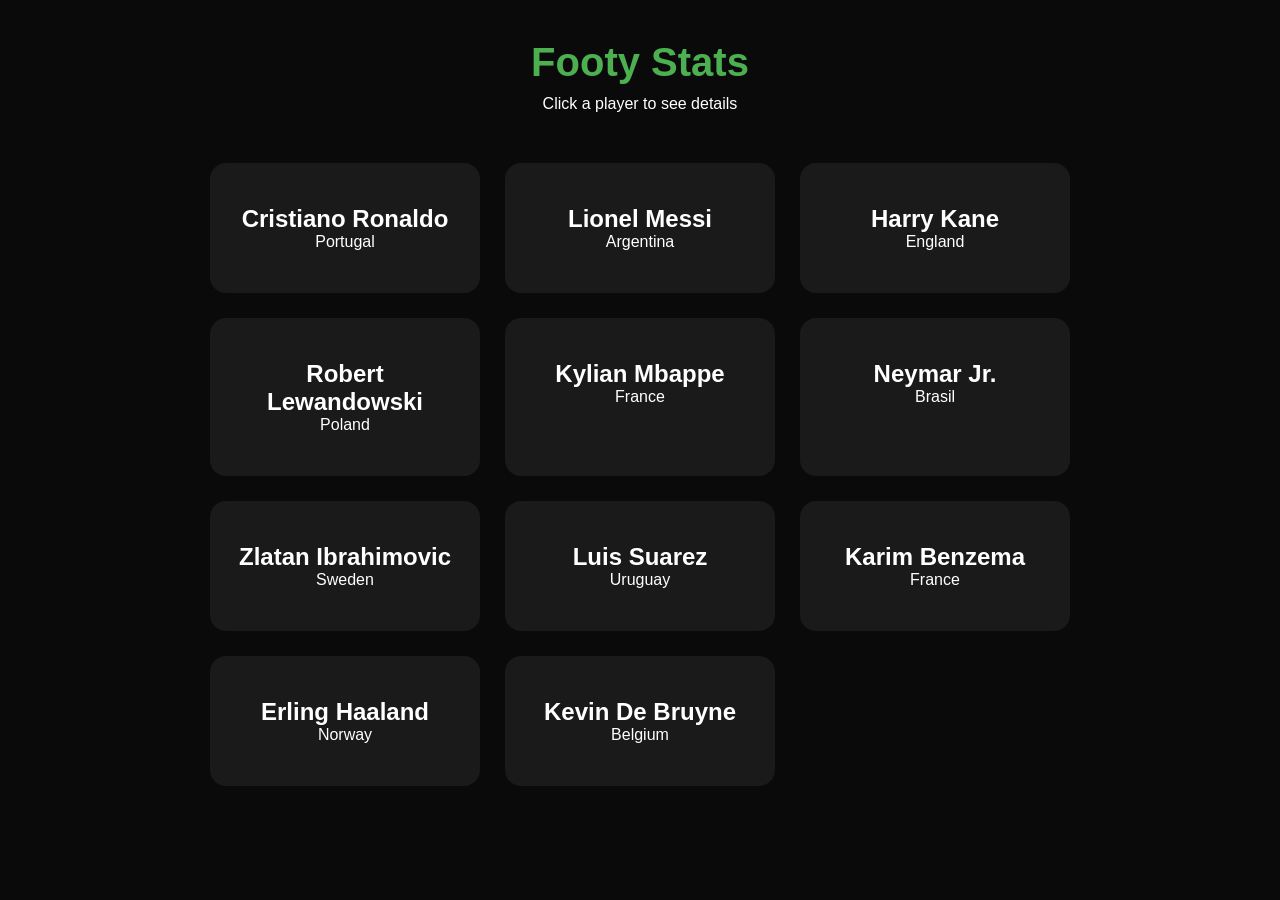
<file: index.html>
<!DOCTYPE html>
<html lang="en">
    <head>
        <title>Footy Stats</title>
        <link rel="stylesheet" href="style.css">
        <meta name="viewport" content="width=device-width, initial-scale=1.0">
        <meta charset="UTF-8">
    </head>
    <body>
        <div class="container">
            <h1>Footy Stats</h1>
            <p>Click a player to see details</p>
            <div class="card-grid">
                <a href="player/ronaldo.html" class="card">
                    <h2>Cristiano Ronaldo</h2>
                    <p>Portugal</p>
                </a>
                <a href="player/messi.html" class="card">
                    <h2>Lionel Messi</h2>
                    <p>Argentina</p>
                </a>
                <a href="player/kane.html" class="card">
                    <h2>Harry Kane</h2>
                    <p>England</p>
                </a>
                <a href="player/lewandowski.html" class="card">
                    <h2>Robert Lewandowski</h2>
                    <p>Poland</p>
                </a>
                <a href="player/mbappe.html" class="card">
                    <h2>Kylian Mbappe</h2>
                    <p>France</p>
                </a>
                <a href="player/neymar.html" class="card">
                    <h2>Neymar Jr.</h2>
                    <p>Brasil</p>
                </a>
                <a href="player/zlatan.html" class="card">
                    <h2>Zlatan Ibrahimovic</h2>
                    <p>Sweden</p>
                </a>
                <a href="player/suarez.html" class="card">
                    <h2>Luis Suarez</h2>
                    <p>Uruguay</p>
                </a>
                <a href="player/benzema.html" class="card">
                    <h2>Karim Benzema</h2>
                    <p>France</p>
                </a>
                <a href="player/haaland.html" class="card">
                    <h2>Erling Haaland</h2>
                    <p>Norway</p>
                </a>
                <a href="player/kevin.html" class="card">
                    <h2>Kevin De Bruyne</h2>
                    <p>Belgium</p>
                </a>

            </div>
        </div>
    </body>
</html>
</file>
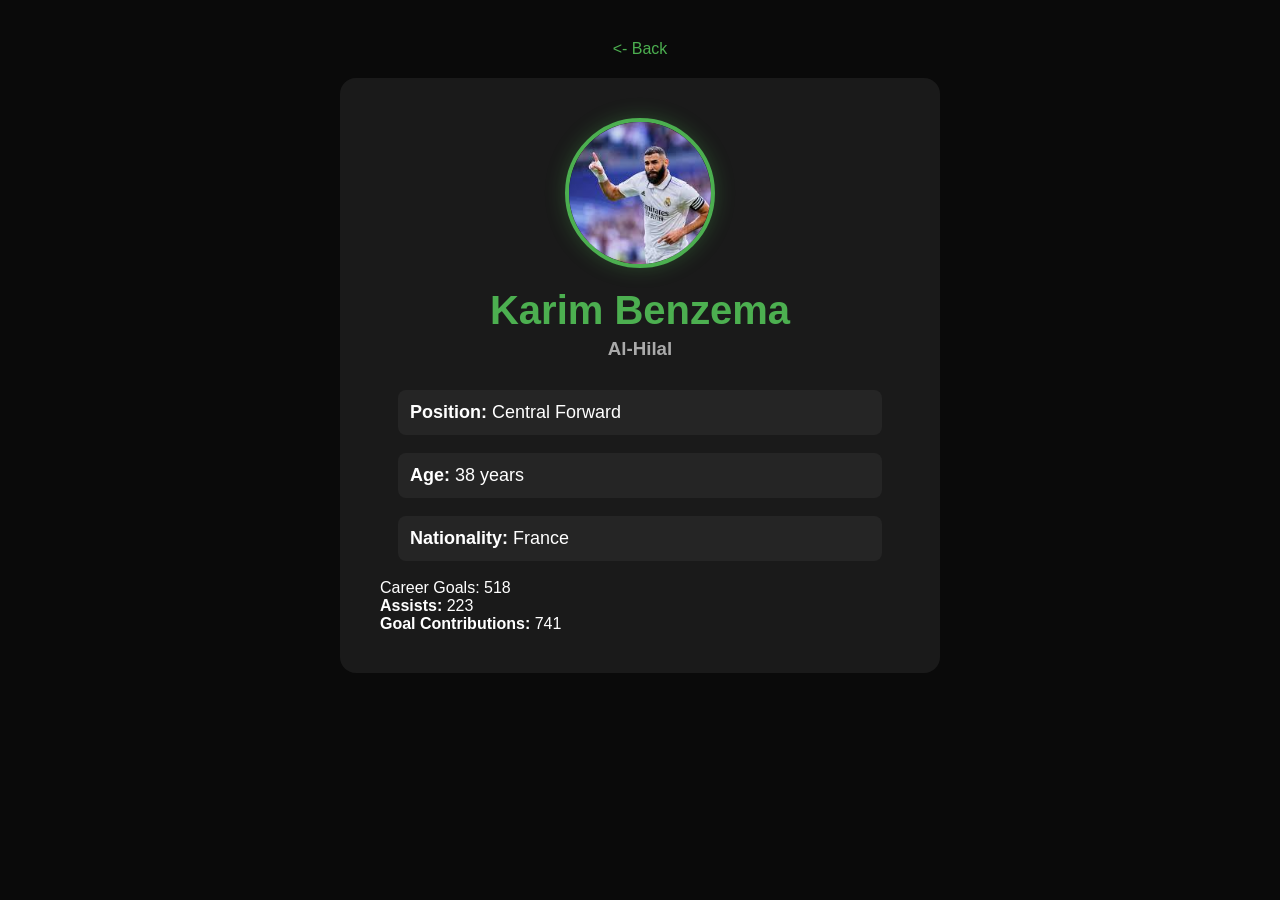
<file: player/benzema.html>
<!DOCTYPE html>
<html>
    <head>
        <meta charset="UTF-8">
        <meta name="viewport" content="width=device-width, initial-scale=1.0">
        <title>Karim Benzema - Stats</title>
        <link rel="stylesheet" href="../style.css">
    </head>
    <body>
        <div class="container">
            <a href="../index.html" class="back"><- Back</a>
            <div class="player-card" id="player-card" data-player="benzema">
                <p>Loading...</p>
            </div>
        </div>
        <script src="../script.js"></script>
    </body>
</html>
</file>
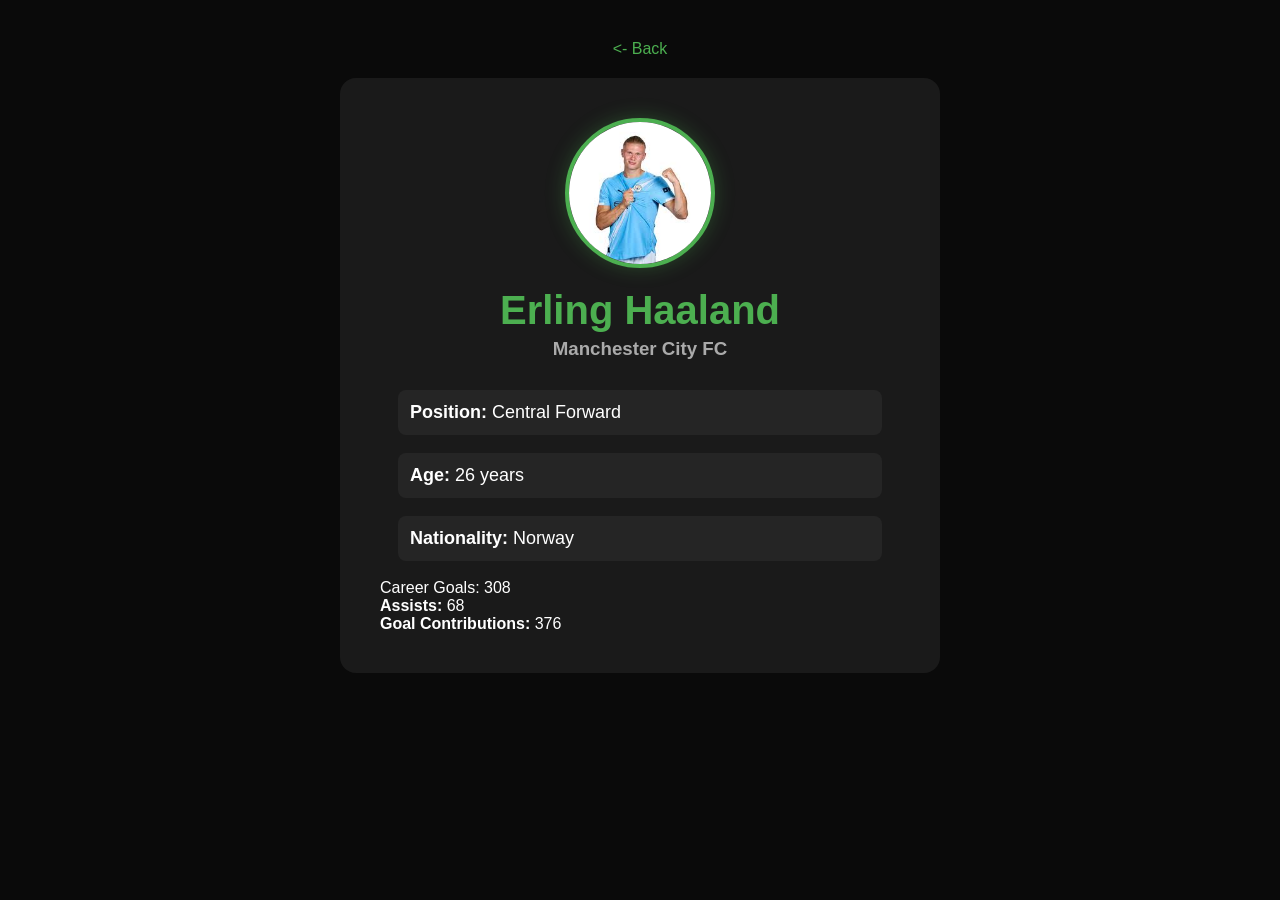
<file: player/haaland.html>
<!DOCTYPE html>
<html>
    <head>
        <meta charset="UTF-8">
        <meta name="viewport" content="width=device-width, initial-scale=1.0">
        <title>Erling Haaland - Stats</title>
        <link rel="stylesheet" href="../style.css">
    </head>
    <body>
        <div class="container">
            <a href="../index.html" class="back"><- Back</a>
            <div class="player-card" id="player-card" data-player="haaland">
                <p>Loading...</p>
            </div>
        </div>
        <script src="../script.js"></script>
    </body>
</html>
</file>
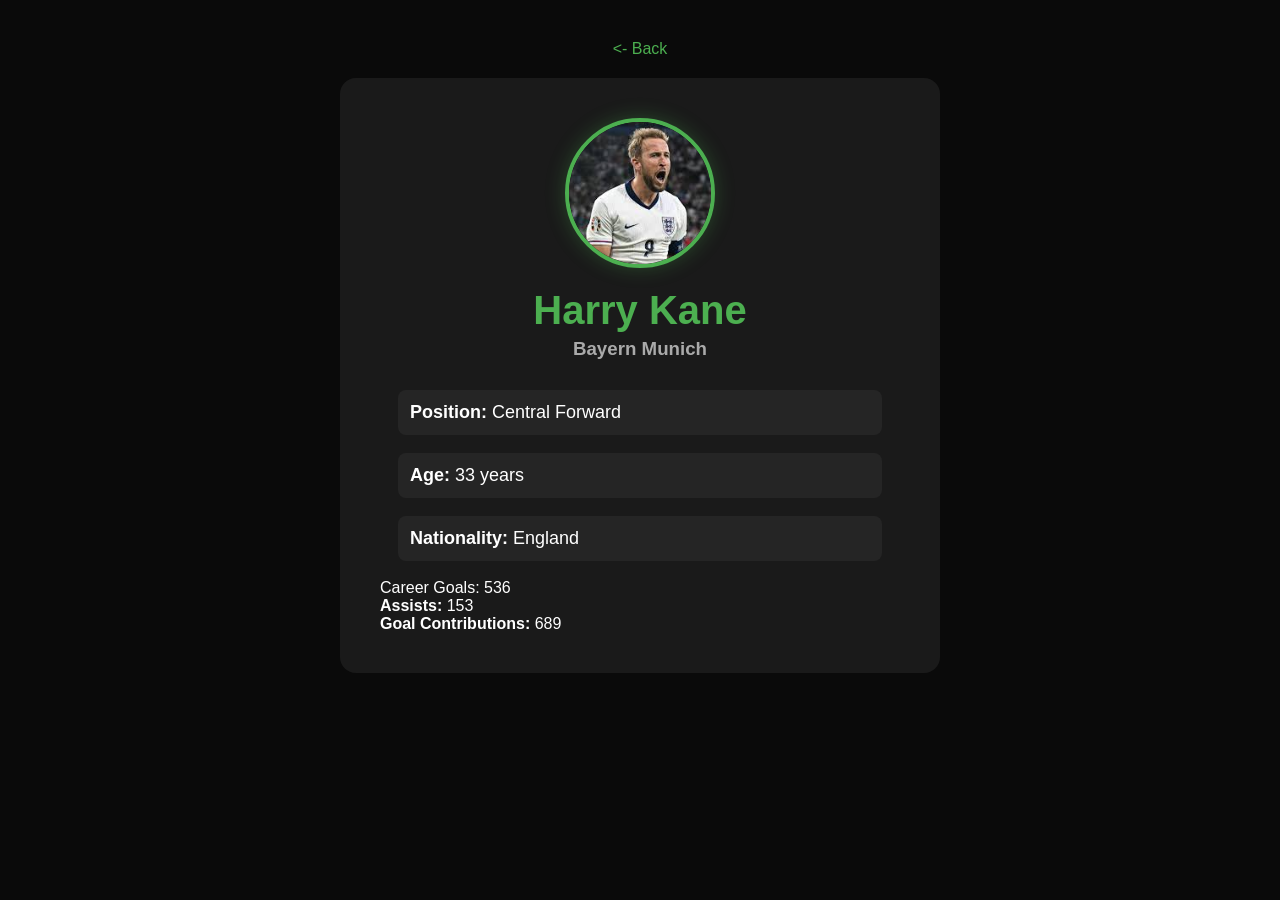
<file: player/kane.html>
<!DOCTYPE html>
<html>
    <head>
        <meta charset="UTF-8">
        <meta name="viewport" content="width=device-width, initial-scale=1.0">
        <title>Harry Kane - Stats</title>
        <link rel="stylesheet" href="../style.css">
    </head>
    <body>
        <div class="container">
            <a href="../index.html" class="back"><- Back</a>
            <div class="player-card" id="player-card" data-player="kane">
                <p>Loading...</p>
            </div>
        </div>
        <script src="../script.js"></script>
    </body>
</html>
</file>
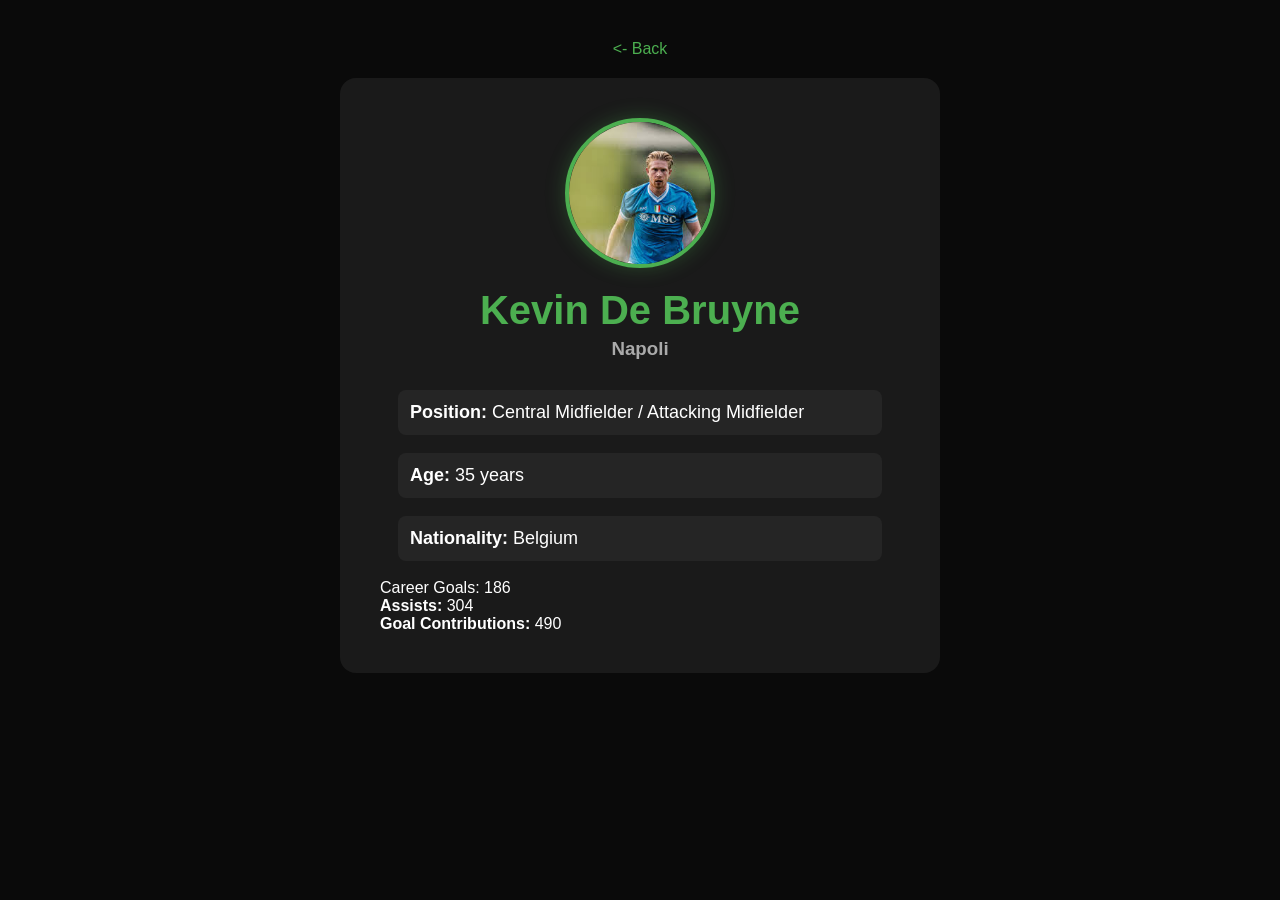
<file: player/kevin.html>
<!DOCTYPE html>
<html>
    <head>
        <meta charset="UTF-8">
        <meta name="viewport" content="width=device-width, initial-scale=1.0">
        <title>Kevin De Bruyne - Stats</title>
        <link rel="stylesheet" href="../style.css">
    </head>
    <body>
        <div class="container">
            <a href="../index.html" class="back"><- Back</a>
            <div class="player-card" id="player-card" data-player="kevin">
                <p>Loading...</p>
            </div>
        </div>
        <script src="../script.js"></script>
    </body>
</html>
</file>
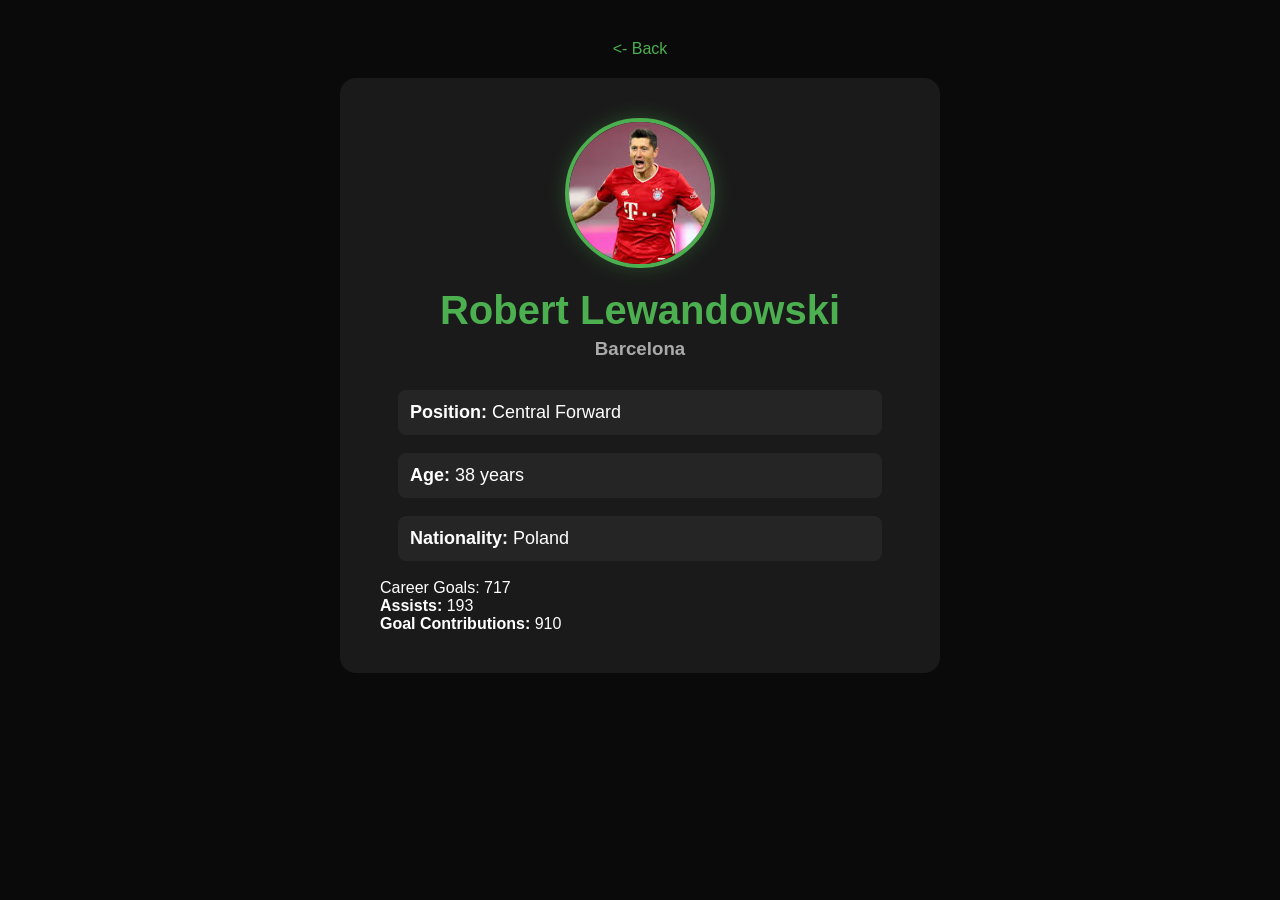
<file: player/lewandowski.html>
<!DOCTYPE html>
<html>
    <head>
        <meta charset="UTF-8">
        <meta name="viewport" content="width=device-width, initial-scale=1.0">
        <title>Robert Lewandowski - Stats</title>
        <link rel="stylesheet" href="../style.css">
    </head>
    <body>
        <div class="container">
            <a href="../index.html" class="back"><- Back</a>
            <div class="player-card" id="player-card" data-player="lewandowski">
                <p>Loading...</p>
            </div>
        </div>
        <script src="../script.js"></script>
    </body>
</html>
</file>
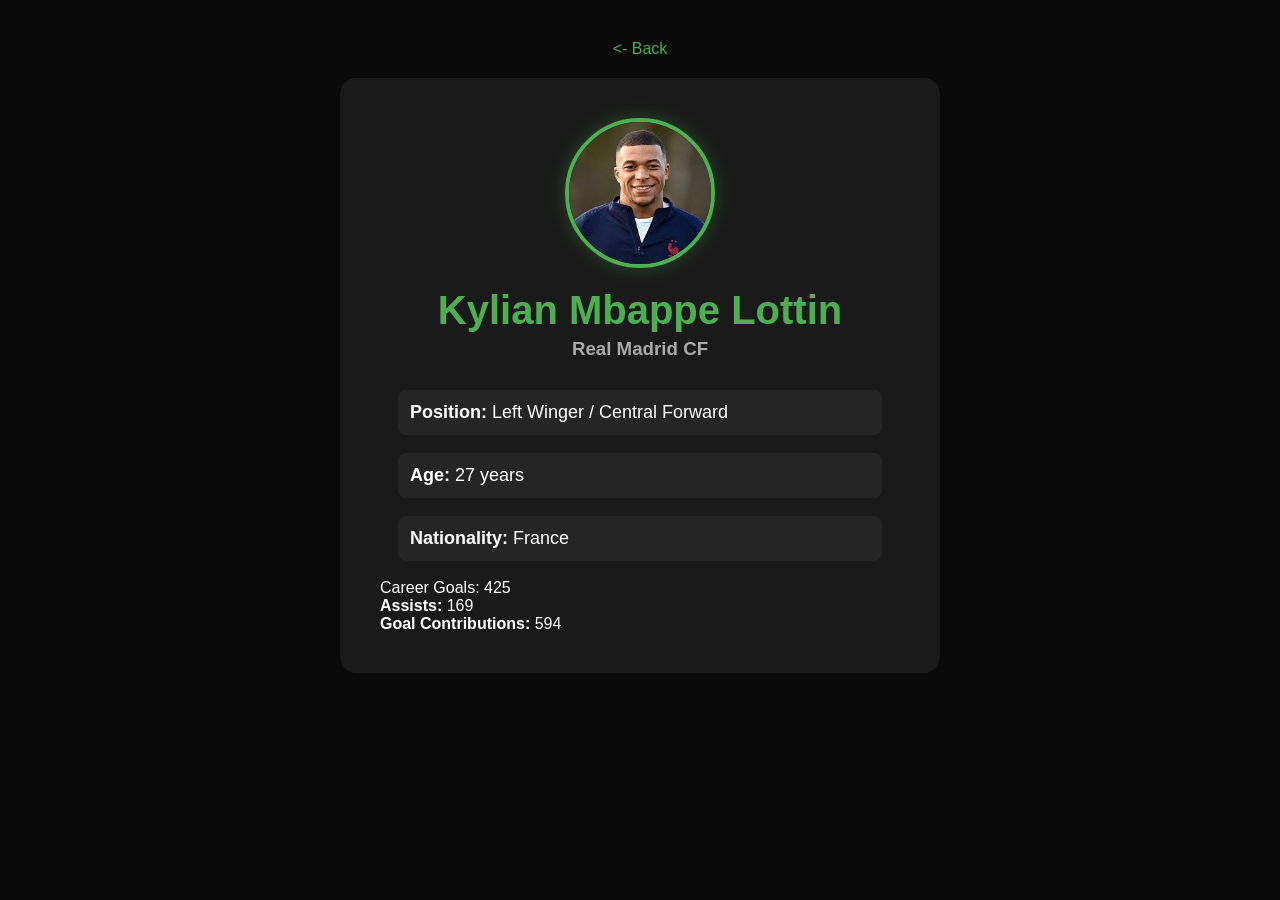
<file: player/mbappe.html>
<!DOCTYPE html>
<html>
    <head>
        <meta charset="UTF-8">
        <meta name="viewport" content="width=device-width, initial-scale=1.0">
        <title>Kylian Mbappe - Stats</title>
        <link rel="stylesheet" href="../style.css">
    </head>
    <body>
        <div class="container">
            <a href="../index.html" class="back"><- Back</a>
            <div class="player-card" id="player-card" data-player="mbappe">
                <p>Loading...</p>
            </div>
        </div>
        <script src="../script.js"></script>
    </body>
</html>
</file>
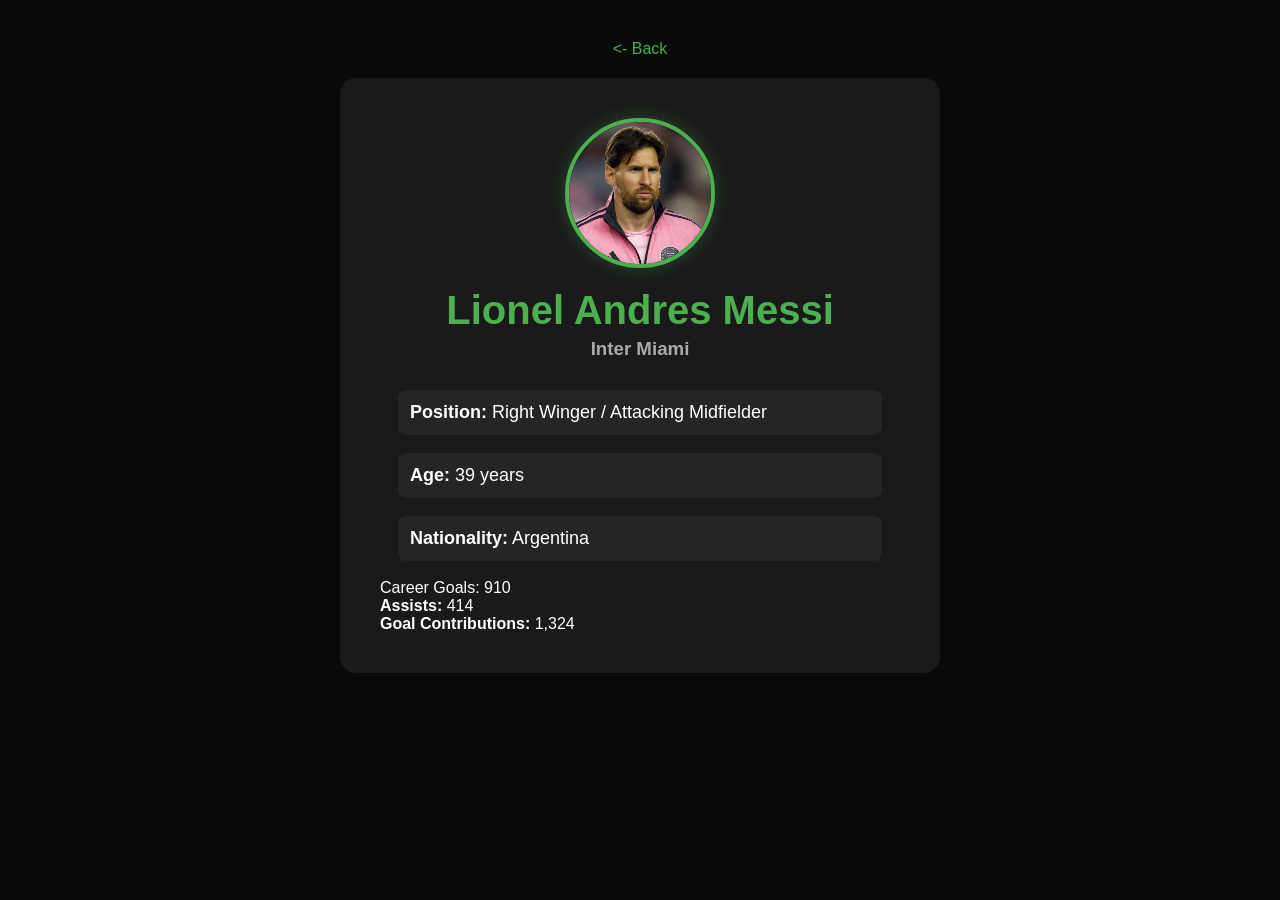
<file: player/messi.html>
<!DOCTYPE html>
<html>
    <head>
        <meta charset="UTF-8">
        <meta name="viewport" content="width=device-width, initial-scale=1.0">
        <title>Lionel Messi - Stats</title>
        <link rel="stylesheet" href="../style.css">
    </head>
    <body>
        <div class="container">
            <a href="../index.html" class="back"><- Back</a>
            <div class="player-card" id="player-card" data-player="messi">
                <p>Loading...</p>
            </div>
        </div>
        <script src="../script.js"></script>
    </body>
</html>
</file>
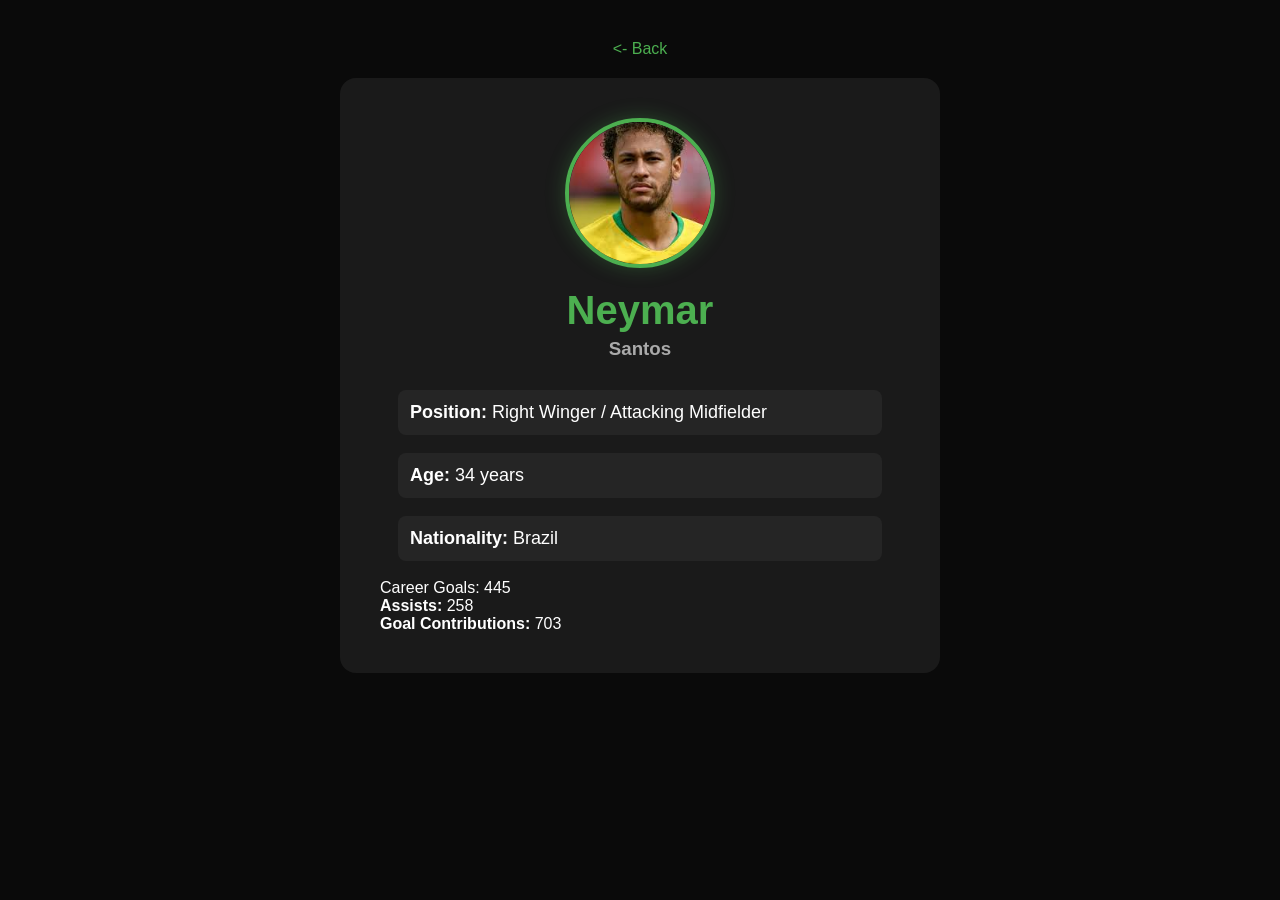
<file: player/neymar.html>
<!DOCTYPE html>
<html>
    <head>
        <meta charset="UTF-8">
        <meta name="viewport" content="width=device-width, initial-scale=1.0">
        <title>Neymar Jr. - Stats</title>
        <link rel="stylesheet" href="../style.css">
    </head>
    <body>
        <div class="container">
            <a href="../index.html" class="back"><- Back</a>
            <div class="player-card" id="player-card" data-player="neymar">
                <p>Loading...</p>
            </div>
        </div>
        <script src="../script.js"></script>
    </body>
</html>
</file>
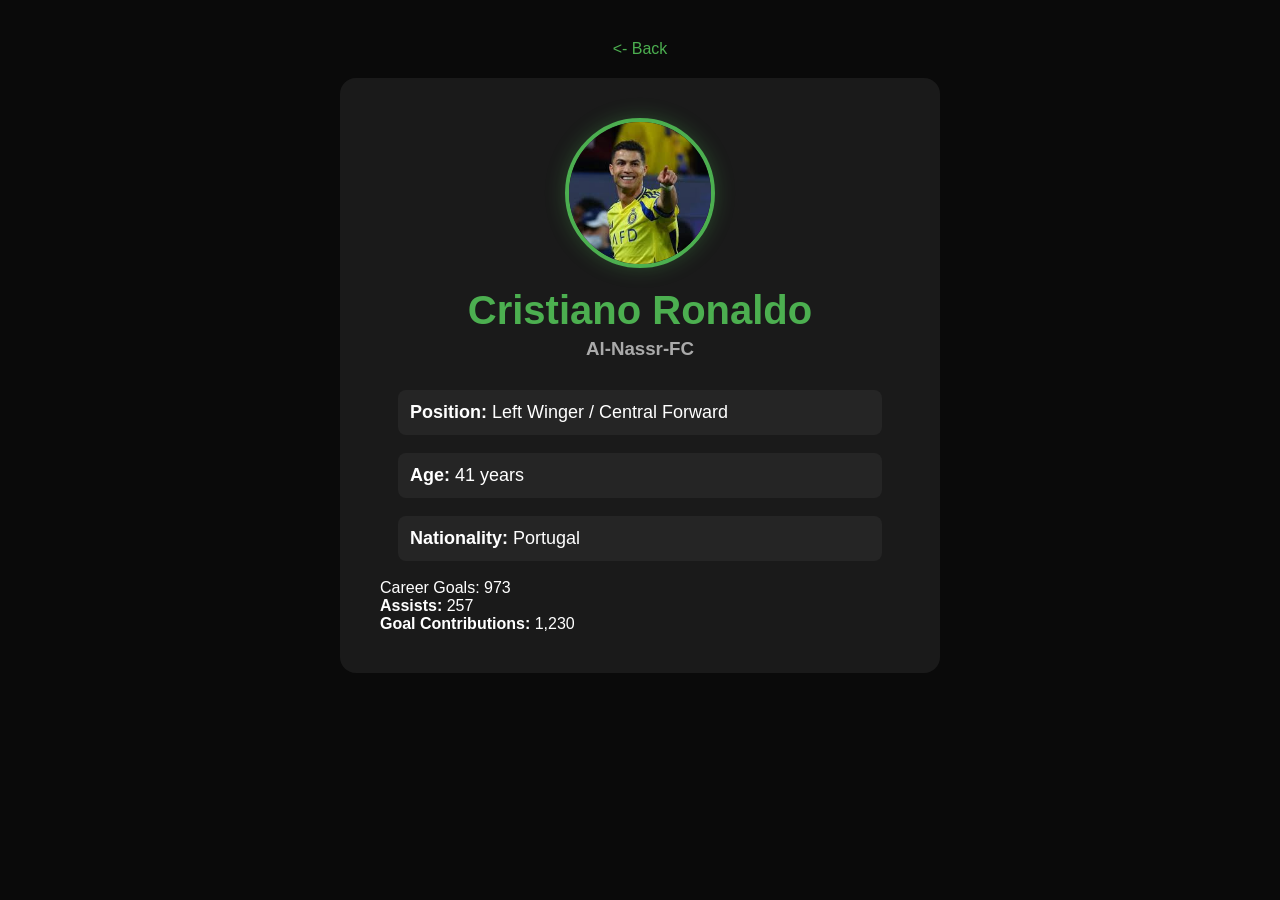
<file: player/ronaldo.html>
<!DOCTYPE html>
<html>
    <head>
        <meta charset="UTF-8">
        <meta name="viewport" content="width=device-width, initial-scale=1.0">
        <title>Cristiano Ronaldo - Stats</title>
        <link rel="stylesheet" href="../style.css">
    </head>
    <body>
        <div class="container">
            <a href="../index.html" class="back"><- Back</a>
            <div class="player-card" id="player-card" data-player="ronaldo">
                <p>Loading...</p>
            </div>
        </div>
        <script src="../script.js"></script>
    </body>
</html>
</file>
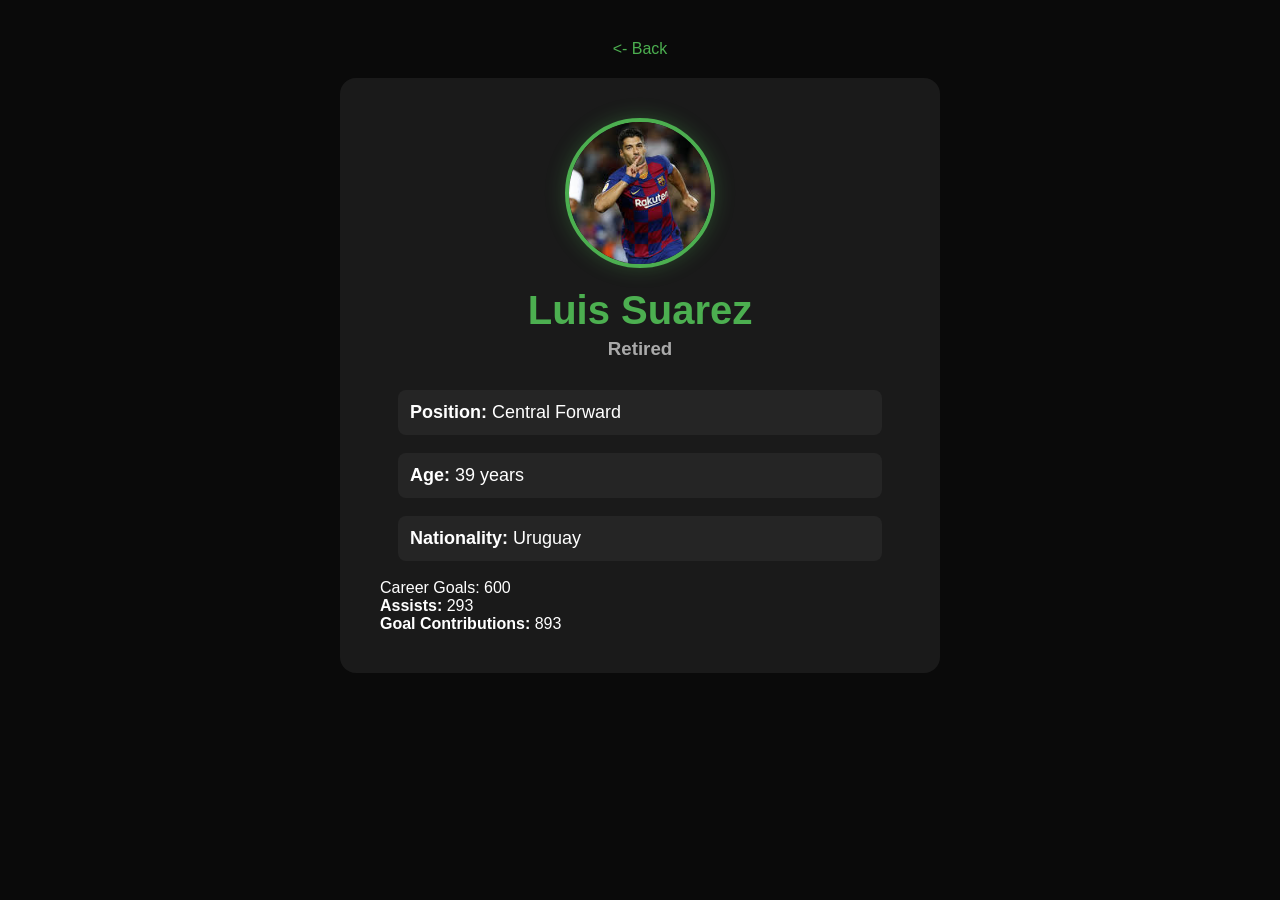
<file: player/suarez.html>
<!DOCTYPE html>
<html>
    <head>
        <meta charset="UTF-8">
        <meta name="viewport" content="width=device-width, initial-scale=1.0">
        <title>Luis Suarez - Stats</title>
        <link rel="stylesheet" href="../style.css">
    </head>
    <body>
        <div class="container">
            <a href="../index.html" class="back"><- Back</a>
            <div class="player-card" id="player-card" data-player="suarez">
                <p>Loading...</p>
            </div>
        </div>
        <script src="../script.js"></script>
    </body>
</html>
</file>
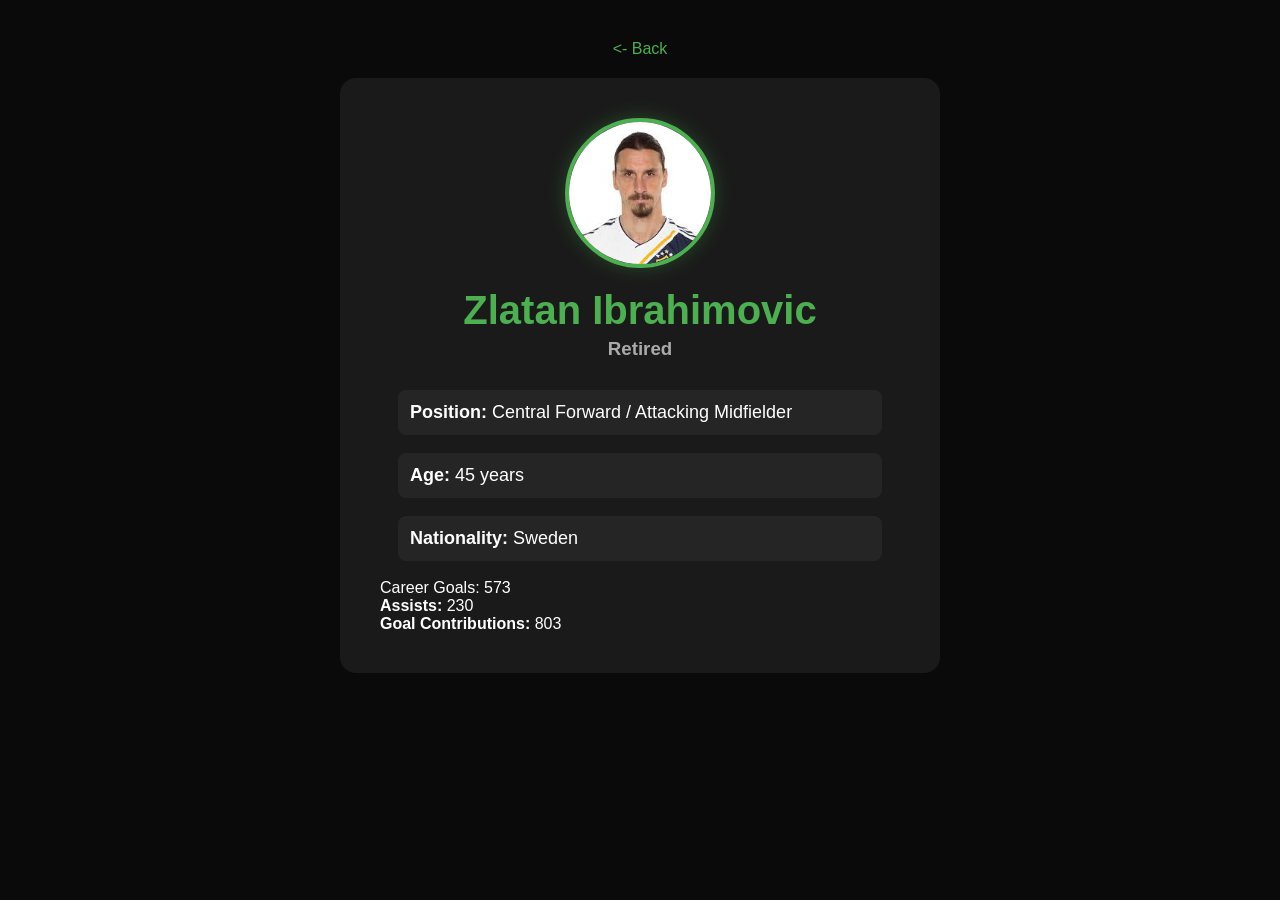
<file: player/zlatan.html>
<!DOCTYPE html>
<html>
    <head>
        <meta charset="UTF-8">
        <meta name="viewport" content="width=device-width, initial-scale=1.0">
        <title>Zlatan Ibrahimovic - Stats</title>
        <link rel="stylesheet" href="../style.css">
    </head>
    <body>
        <div class="container">
            <a href="../index.html" class="back"><- Back</a>
            <div class="player-card" id="player-card" data-player="zlatan">
                <p>Loading...</p>
            </div>
        </div>
        <script src="../script.js"></script>
    </body>
</html>
</file>
<file: style.css>
* { margin: 0; padding: 0; box-sizing: border-box; }

body {
    font-family: 'Segoe UI', Arial, sans-serif;
    background: #0a0a0a;
    color: white;
    min-height: 100vh;
}

.container {
    max-width: 900px;
    margin: 0 auto;
    padding: 40px 20px;
    text-align: center;
}

h1 { color: #4CAF50; margin-bottom: 10px; font-size: 2.5rem; }

.card-grid {
    display: grid;
    grid-template-columns: repeat(auto-fit, minmax(250px, 1fr));
    gap: 25px;
    margin-top: 50px;
}

.card {
    background: #1a1a1a;
    padding: 40px 20px;
    border-radius: 16px;
    text-decoration: none;
    color: white;
    transition: 0.3s;
    border: 2px solid transparent;
}

.card:hover {
    background: #252525;
    transform: translateY(-8px);
    border-color: #4caf50;
}

.player-card {
    background: #1a1a1a;
    padding: 40px;
    border-radius: 16px;
    text-align: left;
    max-width: 600px;
    margin: 0 auto;
}

.player-card img {
    width: 150px;
    height: 150px;
    border-radius: 50%;
    object-fit: cover;
    display: block;
    margin: 0 auto 20px;
    border: 4px solid #4CAF50;
    box-shadow: 0 0 20px rgba(76, 175, 80, 0.3);
}

.player-card h1 { text-align: center; margin-bottom: 5px; }
.player-card h3 { text-align: center; color: #aaa; margin-bottom: 30px; }

.stats div {
    margin: 18px;
    font-size: 18px;
    padding: 12px;
    background: #252525;
    border-radius: 8px;
}

.back {
    color: #4caf50;
    text-decoration: none;
    display: inline-block;
    margin-bottom: 20px;
    font-size: 16px;
}

.back:hover { text-decoration: underline; }

@media (max-width: 600px) {
    h1 { font-size: 1.8rem; }
    .player-card {padding: 25px;}
    .player-card img { width: 120px; height: 120px; }
}
</file>
